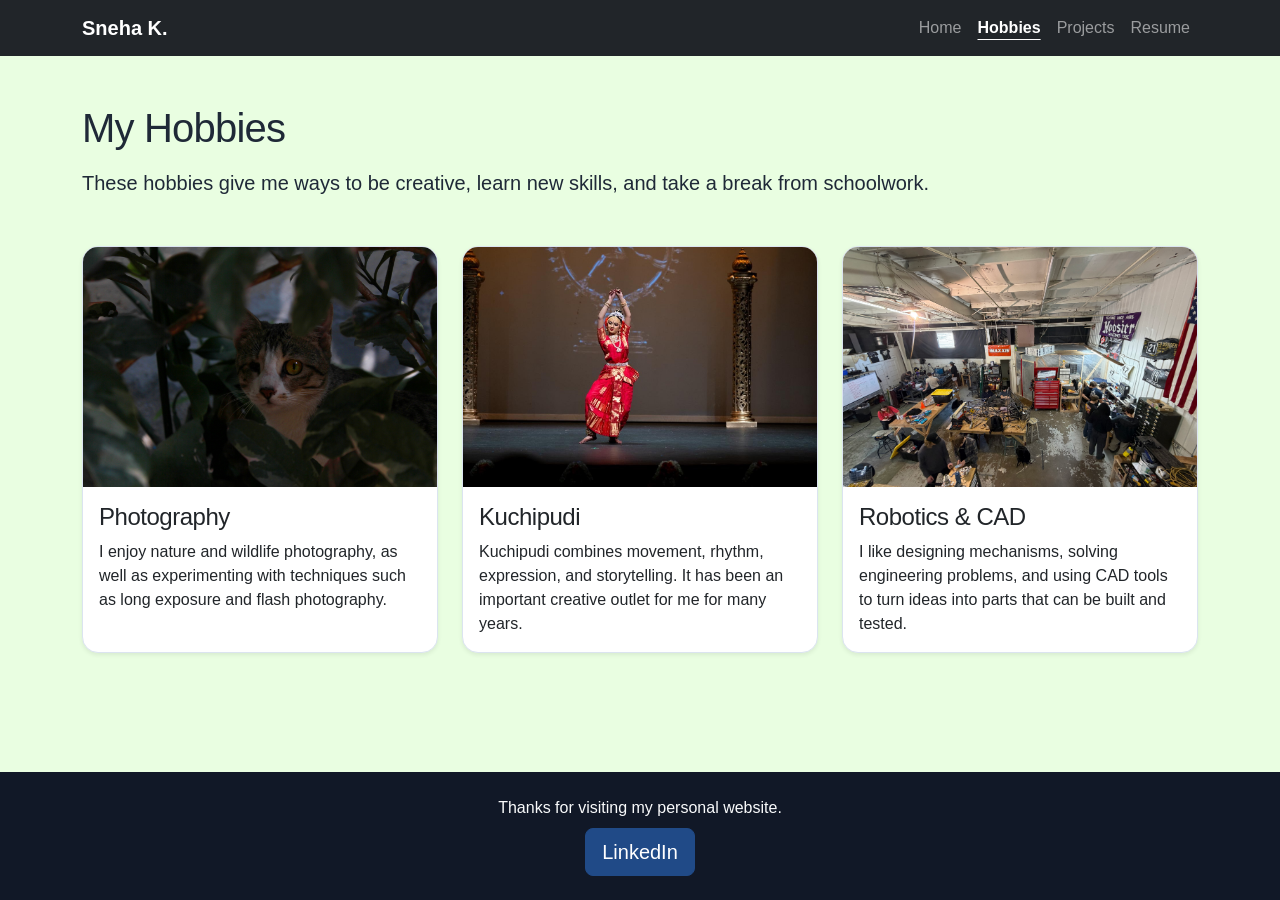
<file: views/hobbies.html>
<!DOCTYPE html>
<html lang="en">
<head>
  <meta charset="utf-8">
  <meta name="viewport" content="width=device-width, initial-scale=1">
  <title>Hobbies | Sneha K.</title>
  <link href="https://cdn.jsdelivr.net/npm/bootstrap@5.3.2/dist/css/bootstrap.min.css" rel="stylesheet"
        integrity="sha384-T3c6CoIi6uLrA9TneNEoa7RxnatzjcDSCmG1MXxSR1GAsXEV/Dwwykc2MPK8M2HN"
        crossorigin="anonymous">
  <link rel="stylesheet" href="../resources/css/styles.css">
</head>
<body class="d-flex flex-column min-vh-100">

<header>
  <nav class="navbar navbar-expand-lg navbar-dark bg-dark" aria-label="Main navigation">
    <div class="container">
      <a class="navbar-brand fw-bold" href="home.html">Sneha K.</a>
      <button class="navbar-toggler" type="button" data-bs-toggle="collapse"
              data-bs-target="#mainNavbar" aria-controls="mainNavbar"
              aria-expanded="false" aria-label="Toggle navigation">
        <span class="navbar-toggler-icon"></span>
      </button>
      <div class="collapse navbar-collapse" id="mainNavbar">
        <ul class="navbar-nav ms-auto">
          <li class="nav-item"><a class="nav-link" href="home.html">Home</a></li>
          <li class="nav-item"><a class="nav-link" href="hobbies.html" aria-current="page">Hobbies</a></li>
          <li class="nav-item"><a class="nav-link" href="projects.html">Projects</a></li>
          <li class="nav-item"><a class="nav-link" href="resume.html">Resume</a></li>
        </ul>
      </div>
    </div>
  </nav>
</header>

<main class="py-5">
  <section class="container">
    <h1 class="mb-3">My Hobbies</h1>
    <p class="lead mb-5">
      These hobbies give me ways to be creative, learn new skills, and take a break
      from schoolwork.
    </p>

    <div class="row g-4">
      <div class="col-12 col-md-6 col-lg-4">
        <article class="card hobby-card h-100 shadow-sm">
          <img src="../resources/img/photography.jpg"
               class="card-img-top hobby-image"
               alt="A nature photograph taken outdoors">
          <div class="card-body">
            <h2 class="h4 card-title">Photography</h2>
            <p class="card-text">
              I enjoy nature and wildlife photography, as well as experimenting
              with techniques such as long exposure and flash photography.
            </p>
          </div>
        </article>
      </div>

      <div class="col-12 col-md-6 col-lg-4">
        <article class="card hobby-card h-100 shadow-sm">
          <img src="../resources/img/kuchipudi.jpg"
               class="card-img-top hobby-image"
               alt="A Kuchipudi classical dance performance">
          <div class="card-body">
            <h2 class="h4 card-title">Kuchipudi</h2>
            <p class="card-text">
              Kuchipudi combines movement, rhythm, expression, and storytelling.
              It has been an important creative outlet for me for many years.
            </p>
          </div>
        </article>
      </div>

      <div class="col-12 col-md-6 col-lg-4">
        <article class="card hobby-card h-100 shadow-sm">
          <img src="../resources/img/robotics.jpg"
               class="card-img-top hobby-image"
               alt="A student-designed competition robot">
          <div class="card-body">
            <h2 class="h4 card-title">Robotics & CAD</h2>
            <p class="card-text">
              I like designing mechanisms, solving engineering problems, and using
              CAD tools to turn ideas into parts that can be built and tested.
            </p>
          </div>
        </article>
      </div>
    </div>
  </section>
</main>

<footer class="site-footer mt-auto py-4">
  <div class="container text-center">
    <p class="mb-2">Thanks for visiting my personal website.</p>
    <a class="btn btn-primary btn-lg" href="https://linkedin.com/in/sneha-kopparapu-8bb622286">LinkedIn</a>
  </div>
</footer>

<script src="https://cdn.jsdelivr.net/npm/bootstrap@5.3.2/dist/js/bootstrap.bundle.min.js"
        integrity="sha384-C6RzsynM9kWDrMNeT87bh95OGNyZPhcTNXj1NW7RuBCsyN/o0jlpcV8Qyq46cDfL"
        crossorigin="anonymous"></script>
</body>
</html>
</file>
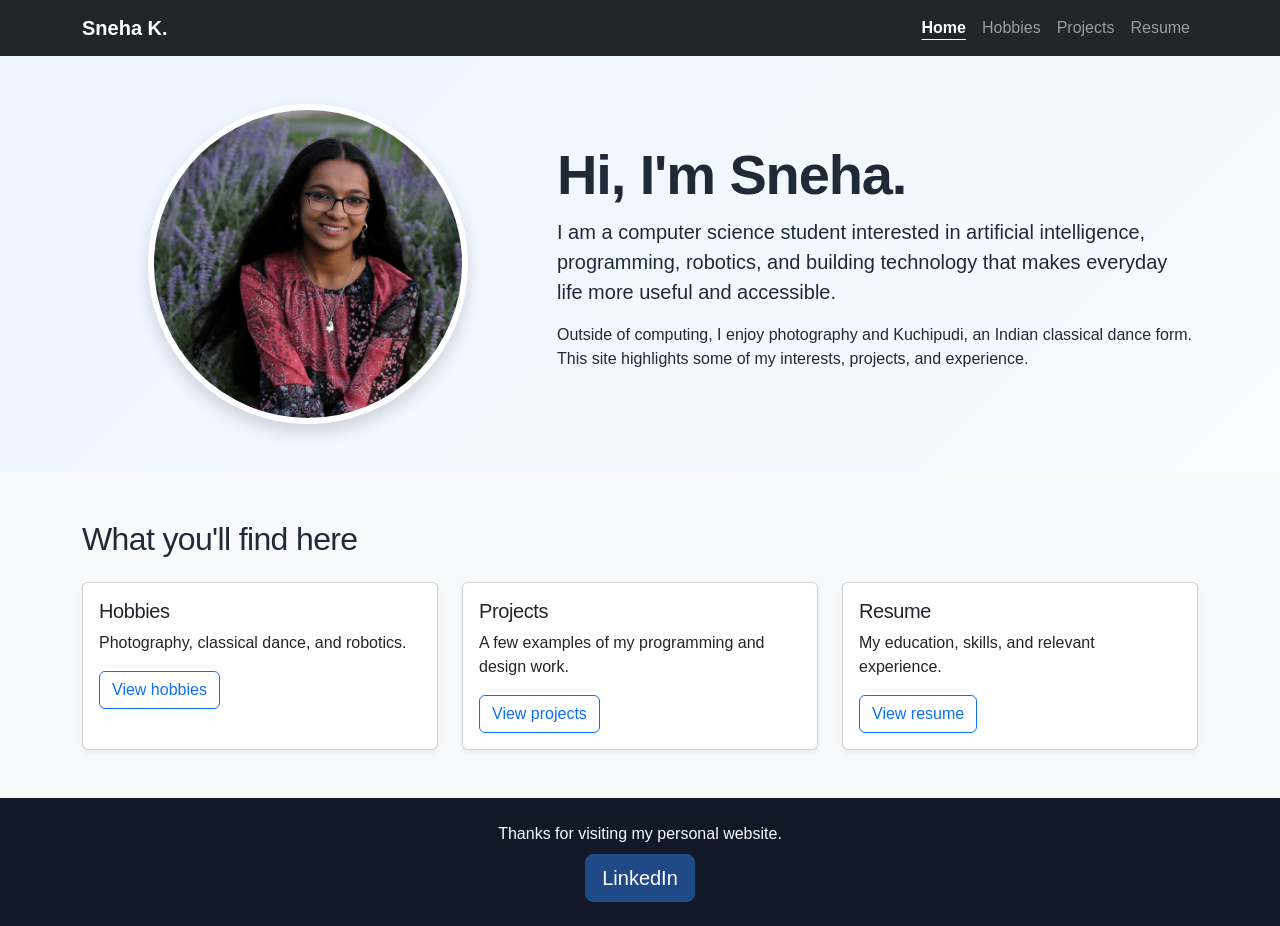
<file: views/home.html>
<!DOCTYPE html>
<html lang="en">
<head>
  <meta charset="utf-8">
  <meta name="viewport" content="width=device-width, initial-scale=1">
  <title>Home | Sneha K.</title>
  <link href="https://cdn.jsdelivr.net/npm/bootstrap@5.3.2/dist/css/bootstrap.min.css" rel="stylesheet"
        integrity="sha384-T3c6CoIi6uLrA9TneNEoa7RxnatzjcDSCmG1MXxSR1GAsXEV/Dwwykc2MPK8M2HN"
        crossorigin="anonymous">
  <link rel="stylesheet" href="../resources/css/styles.css">
</head>
<body class="d-flex flex-column min-vh-100">

<header>
  <nav class="navbar navbar-expand-lg navbar-dark bg-dark" aria-label="Main navigation">
    <div class="container">
      <a class="navbar-brand fw-bold" href="home.html">Sneha K.</a>
      <button class="navbar-toggler" type="button" data-bs-toggle="collapse"
              data-bs-target="#mainNavbar" aria-controls="mainNavbar"
              aria-expanded="false" aria-label="Toggle navigation">
        <span class="navbar-toggler-icon"></span>
      </button>
      <div class="collapse navbar-collapse" id="mainNavbar">
        <ul class="navbar-nav ms-auto">
          <li class="nav-item"><a class="nav-link" href="home.html" aria-current="page">Home</a></li>
          <li class="nav-item"><a class="nav-link" href="hobbies.html">Hobbies</a></li>
          <li class="nav-item"><a class="nav-link" href="projects.html">Projects</a></li>
          <li class="nav-item"><a class="nav-link" href="resume.html">Resume</a></li>
        </ul>
      </div>
    </div>
  </nav>
</header>

<main>
  <section class="hero-section py-5">
    <div class="container">
      <div class="row align-items-center g-4">
        <div class="col-12 col-md-5 text-center">
          <!-- ATTRIBUTE EXAMPLE: src and alt are attributes of this img element. -->
          <img
            src="../resources/img/profile.jpg"
            alt="Me!"
            class="img-fluid rounded-circle profile-image shadow"
          >
        </div>
        <div class="col-12 col-md-7">
          <!-- ELEMENT EXAMPLE: h1 is an HTML element. -->
          <h1 class="display-4 fw-bold">Hi, I'm Sneha.</h1>
          <p class="lead">
            I am a computer science student interested in artificial intelligence,
            programming, robotics, and building technology that makes everyday life
            more useful and accessible.
          </p>
          <p>
            Outside of computing, I enjoy photography and Kuchipudi, an Indian
            classical dance form. This site highlights some of my interests,
            projects, and experience.
          </p>
        </div>
      </div>
    </div>
  </section>

  <section class="py-5 bg-body-tertiary">
    <div class="container">
      <h2 class="mb-4">What you'll find here</h2>

      <!--
        PARENT-CHILD EXAMPLE:
        The div with class "row" is the parent of the three column div elements below.
      -->
      <div class="row g-4">
        <div class="col-12 col-md-4">
          <div class="card h-100 shadow-sm">
            <div class="card-body">
              <h3 class="h5 card-title">Hobbies</h3>
              <p class="card-text">Photography, classical dance, and robotics.</p>
              <a class="btn btn-outline-primary" href="hobbies.html">View hobbies</a>
            </div>
          </div>
        </div>
        <div class="col-12 col-md-4">
          <div class="card h-100 shadow-sm">
            <div class="card-body">
              <h3 class="h5 card-title">Projects</h3>
              <p class="card-text">A few examples of my programming and design work.</p>
              <a class="btn btn-outline-primary" href="projects.html">View projects</a>
            </div>
          </div>
        </div>
        <div class="col-12 col-md-4">
          <div class="card h-100 shadow-sm">
            <div class="card-body">
              <h3 class="h5 card-title">Resume</h3>
              <p class="card-text">My education, skills, and relevant experience.</p>
              <a class="btn btn-outline-primary" href="resume.html">View resume</a>
            </div>
          </div>
        </div>
      </div>

      <!--
        BOOTSTRAP ANNOTATIONS:
        1. container: centers content and adds responsive horizontal spacing.
        2. row: creates a Bootstrap grid row that contains columns.
        3. col-12 col-md-4: uses full width on small screens and one-third width
           starting at the medium breakpoint.
      -->
    </div>
  </section>
</main>

<footer class="site-footer mt-auto py-4">
  <div class="container text-center">
    <p class="mb-2">Thanks for visiting my personal website.</p>
    <a class="btn btn-primary btn-lg" href="https://linkedin.com/in/sneha-kopparapu-8bb622286">LinkedIn</a>
  </div>
</footer>

<script src="https://cdn.jsdelivr.net/npm/bootstrap@5.3.2/dist/js/bootstrap.bundle.min.js"
        integrity="sha384-C6RzsynM9kWDrMNeT87bh95OGNyZPhcTNXj1NW7RuBCsyN/o0jlpcV8Qyq46cDfL"
        crossorigin="anonymous"></script>
</body>
</html>
</file>
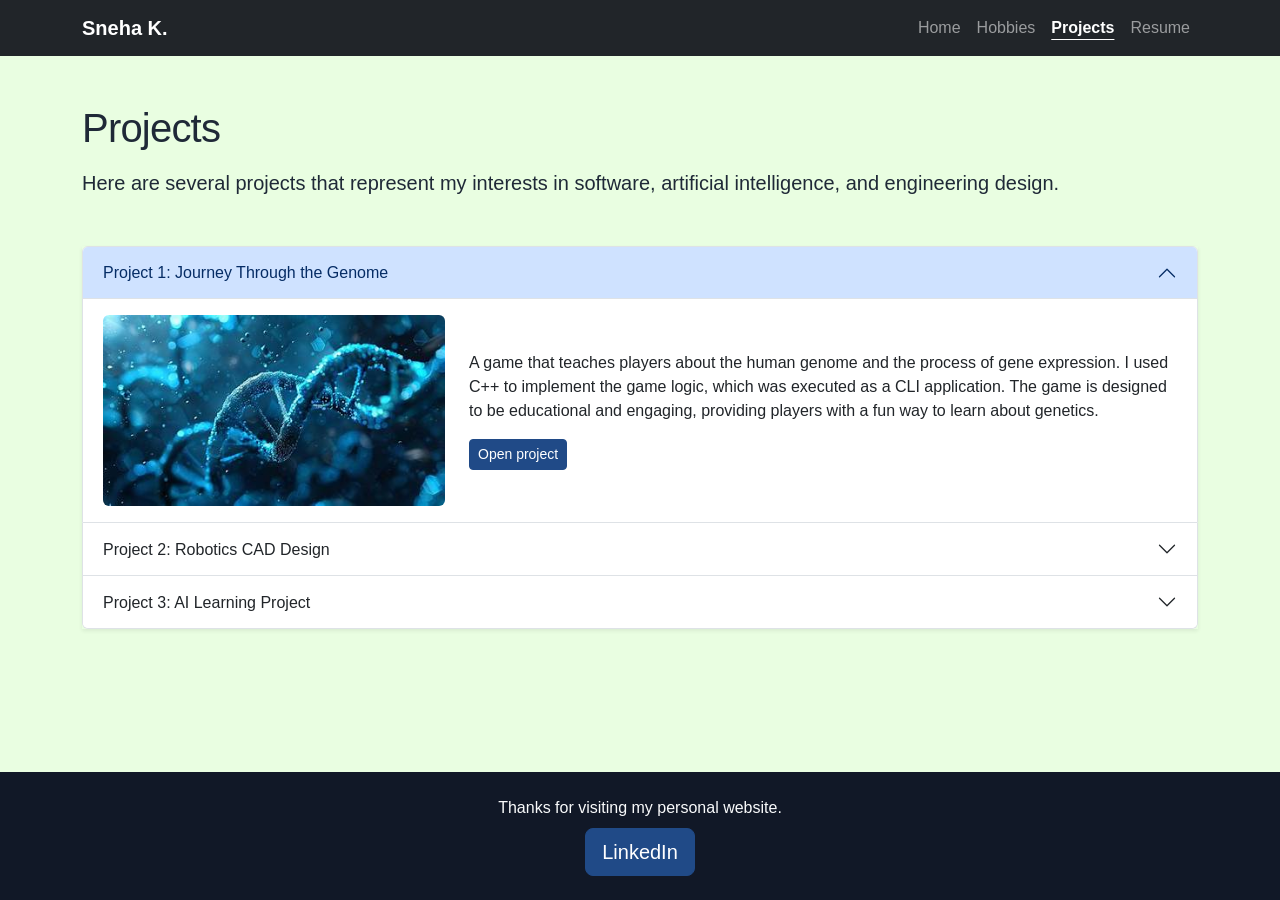
<file: views/projects.html>
<!DOCTYPE html>
<html lang="en">
<head>
  <meta charset="utf-8">
  <meta name="viewport" content="width=device-width, initial-scale=1">
  <title>Projects | Sneha K.</title>
  <link href="https://cdn.jsdelivr.net/npm/bootstrap@5.3.2/dist/css/bootstrap.min.css" rel="stylesheet"
        integrity="sha384-T3c6CoIi6uLrA9TneNEoa7RxnatzjcDSCmG1MXxSR1GAsXEV/Dwwykc2MPK8M2HN"
        crossorigin="anonymous">
  <link rel="stylesheet" href="../resources/css/styles.css">
</head>
<body class="d-flex flex-column min-vh-100">

<header>
  <nav class="navbar navbar-expand-lg navbar-dark bg-dark" aria-label="Main navigation">
    <div class="container">
      <a class="navbar-brand fw-bold" href="home.html">Sneha K.</a>
      <button class="navbar-toggler" type="button" data-bs-toggle="collapse"
              data-bs-target="#mainNavbar" aria-controls="mainNavbar"
              aria-expanded="false" aria-label="Toggle navigation">
        <span class="navbar-toggler-icon"></span>
      </button>
      <div class="collapse navbar-collapse" id="mainNavbar">
        <ul class="navbar-nav ms-auto">
          <li class="nav-item"><a class="nav-link" href="home.html">Home</a></li>
          <li class="nav-item"><a class="nav-link" href="hobbies.html">Hobbies</a></li>
          <li class="nav-item"><a class="nav-link" href="projects.html" aria-current="page">Projects</a></li>
          <li class="nav-item"><a class="nav-link" href="resume.html">Resume</a></li>
        </ul>
      </div>
    </div>
  </nav>
</header>

<main class="py-5">
  <section class="container">
    <h1 class="mb-3">Projects</h1>
    <p class="lead mb-5">
      Here are several projects that represent my interests in software,
      artificial intelligence, and engineering design.
    </p>

    <div class="accordion shadow-sm" id="projectAccordion">
      <div class="accordion-item">
        <h2 class="accordion-header" id="projectOneHeading">
          <button class="accordion-button" type="button" data-bs-toggle="collapse"
                  data-bs-target="#projectOne" aria-expanded="true"
                  aria-controls="projectOne">
            Project 1: Journey Through the Genome
          </button>
        </h2>
        <div id="projectOne" class="accordion-collapse collapse show"
             aria-labelledby="projectOneHeading" data-bs-parent="#projectAccordion">
          <div class="accordion-body">
            <div class="row align-items-center g-4">
              <div class="col-12 col-md-4">
                <img src="../resources/img/proj1.jpg"
                     class="img-fluid rounded project-image"
                     alt="Preview of the Journey Through the Genome game">
              </div>
              <div class="col-12 col-md-8">
                <p>
                  A game that teaches players about the human genome and the process of gene expression.
                  I used C++ to implement the game logic, which was executed as a CLI application. 
                  The game is designed to be educational and engaging, providing players with a fun way to learn about genetics.
                </p>
                <a class="btn btn-sm btn-primary" href="https://github.com/snehakopparapu?tab=repositories">Open project</a>
              </div>
            </div>
          </div>
        </div>
      </div>

      <div class="accordion-item">
        <h2 class="accordion-header" id="projectTwoHeading">
          <button class="accordion-button collapsed" type="button"
                  data-bs-toggle="collapse" data-bs-target="#projectTwo"
                  aria-expanded="false" aria-controls="projectTwo">
            Project 2: Robotics CAD Design
          </button>
        </h2>
        <div id="projectTwo" class="accordion-collapse collapse"
             aria-labelledby="projectTwoHeading" data-bs-parent="#projectAccordion">
          <div class="accordion-body">
            <div class="row align-items-center g-4">
              <div class="col-12 col-md-4">
                <img src="../resources/img/proj2.jpg"
                     class="img-fluid rounded project-image"
                     alt="Computer-aided design model of a robot mechanism">
              </div>
              <div class="col-12 col-md-8">
                <p>
                  Designed robot parts and mechanisms in CAD by translating
                  competition requirements into buildable components and assemblies.
                </p>
                <a class="btn btn-sm btn-outline-primary"
                   href="https://www.firstinspires.org/robotics/frc"
                   target="_blank" rel="noopener noreferrer">
                  Learn about FIRST Robotics
                </a>
              </div>
            </div>
          </div>
        </div>
      </div>

      <div class="accordion-item">
        <h2 class="accordion-header" id="projectThreeHeading">
          <button class="accordion-button collapsed" type="button"
                  data-bs-toggle="collapse" data-bs-target="#projectThree"
                  aria-expanded="false" aria-controls="projectThree">
            Project 3: AI Learning Project
          </button>
        </h2>
        <div id="projectThree" class="accordion-collapse collapse"
             aria-labelledby="projectThreeHeading" data-bs-parent="#projectAccordion">
          <div class="accordion-body">
            <div class="row align-items-center g-4">
              <div class="col-12 col-md-4">
                <img src="../resources/img/proj3.jpg"
                     class="img-fluid rounded project-image"
                     alt="Laptop displaying code for an artificial intelligence project">
              </div>
              <div class="col-12 col-md-8">
                <p>
                  An ongoing learning project exploring Python, machine-learning
                  libraries, and the workflow for training and evaluating models.
                </p>
                <a class="btn btn-sm btn-outline-primary"
                   href="https://pytorch.org/"
                   target="_blank" rel="noopener noreferrer">
                  PyTorch resource
                </a>
              </div>
            </div>
          </div>
        </div>
      </div>
    </div>
  </section>
</main>

<footer class="site-footer mt-auto py-4">
  <div class="container text-center">
    <p class="mb-2">Thanks for visiting my personal website.</p>
    <a class="btn btn-primary btn-lg" href="https://linkedin.com/in/sneha-kopparapu-8bb622286">LinkedIn</a>
  </div>
</footer>

<script src="https://cdn.jsdelivr.net/npm/bootstrap@5.3.2/dist/js/bootstrap.bundle.min.js"
        integrity="sha384-C6RzsynM9kWDrMNeT87bh95OGNyZPhcTNXj1NW7RuBCsyN/o0jlpcV8Qyq46cDfL"
        crossorigin="anonymous"></script>
</body>
</html>
</file>
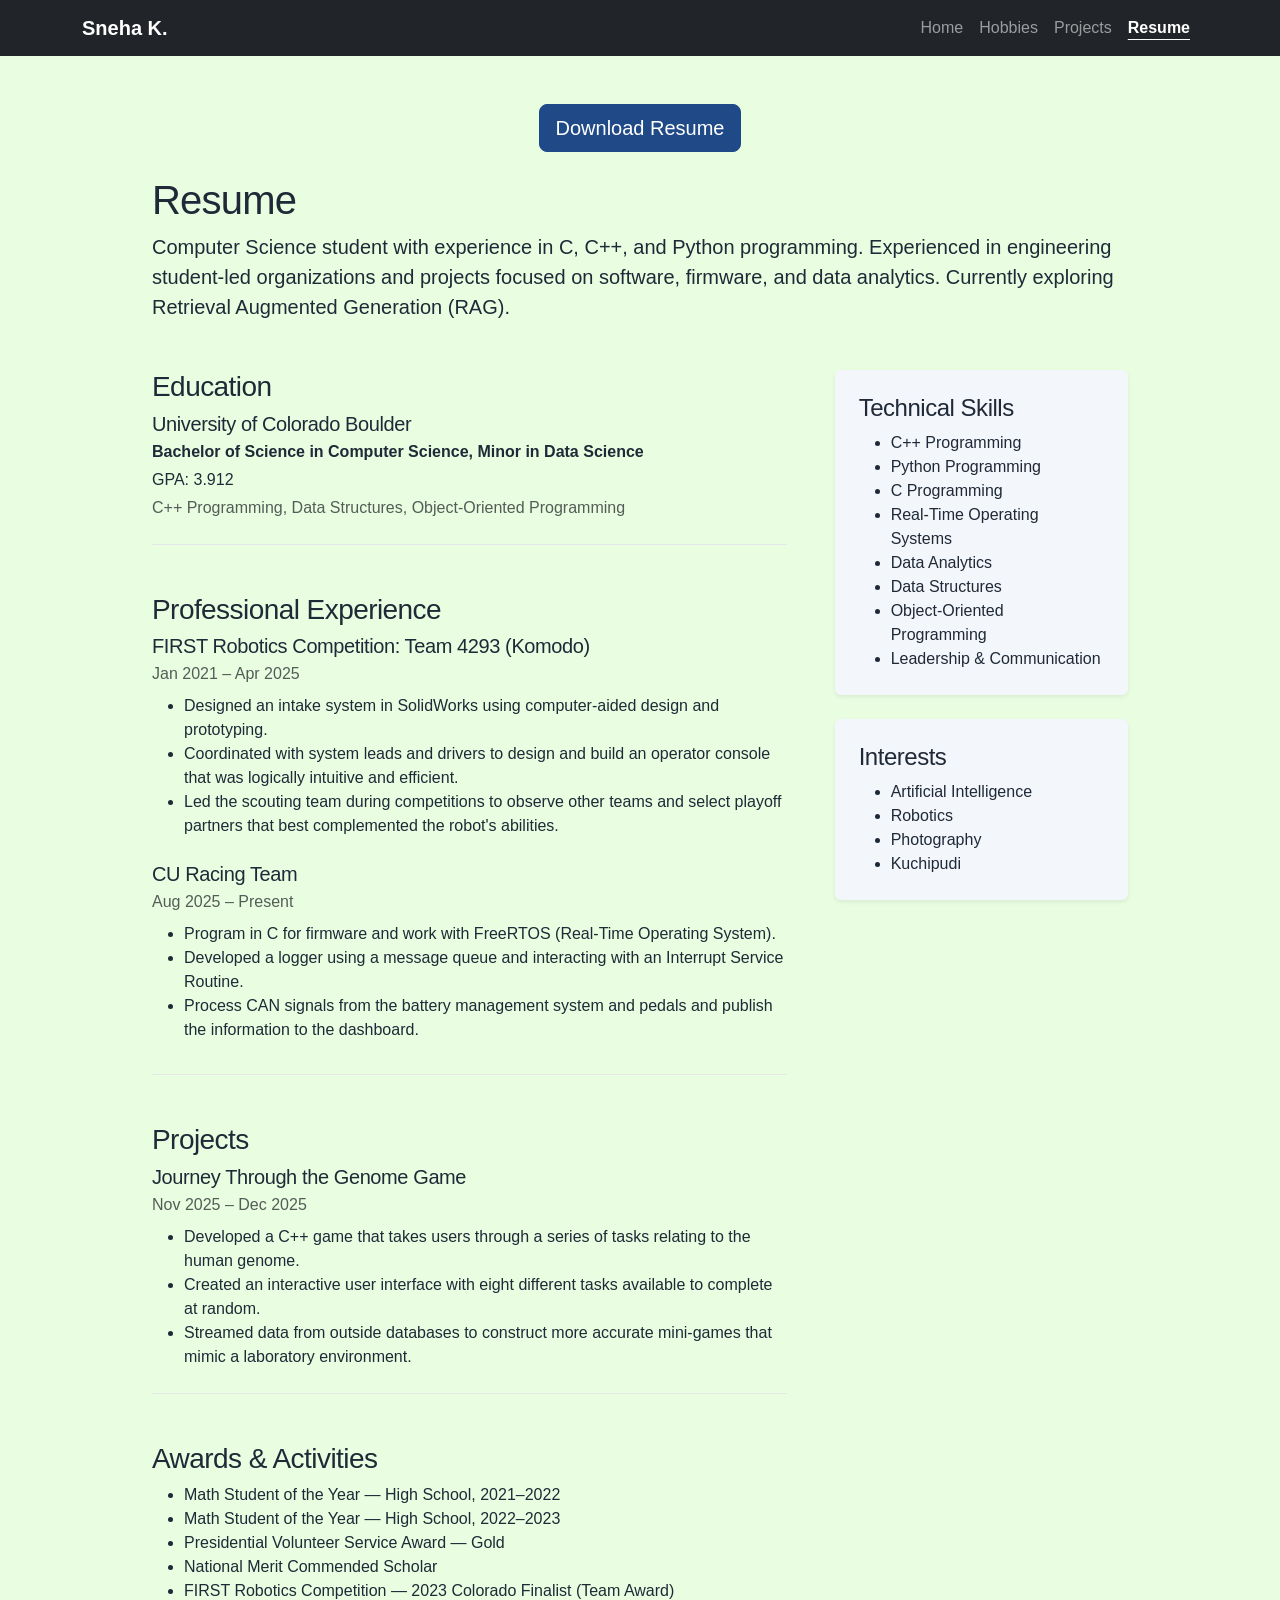
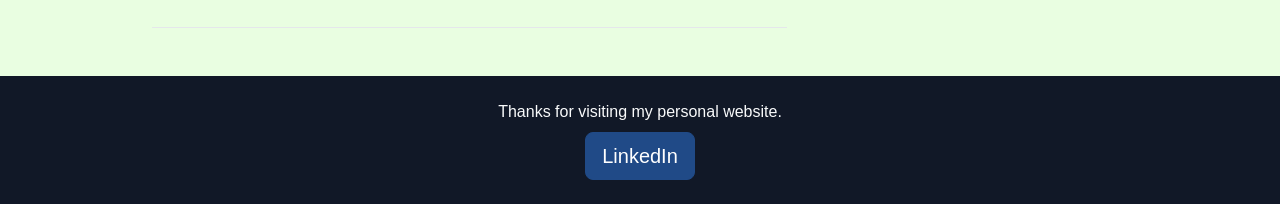
<file: views/resume.html>
<!DOCTYPE html>
<html lang="en">
<head>
  <meta charset="utf-8">
  <meta name="viewport" content="width=device-width, initial-scale=1">
  <title>Resume | Sneha K.</title>
  <link href="https://cdn.jsdelivr.net/npm/bootstrap@5.3.2/dist/css/bootstrap.min.css" rel="stylesheet"
        integrity="sha384-T3c6CoIi6uLrA9TneNEoa7RxnatzjcDSCmG1MXxSR1GAsXEV/Dwwykc2MPK8M2HN"
        crossorigin="anonymous">
  <link rel="stylesheet" href="../resources/css/styles.css">
</head>
<body class="d-flex flex-column min-vh-100">

<header>
  <nav class="navbar navbar-expand-lg navbar-dark bg-dark" aria-label="Main navigation">
    <div class="container">
      <a class="navbar-brand fw-bold" href="home.html">Sneha K.</a>
      <button class="navbar-toggler" type="button" data-bs-toggle="collapse"
              data-bs-target="#mainNavbar" aria-controls="mainNavbar"
              aria-expanded="false" aria-label="Toggle navigation">
        <span class="navbar-toggler-icon"></span>
      </button>
      <div class="collapse navbar-collapse" id="mainNavbar">
        <ul class="navbar-nav ms-auto">
          <li class="nav-item"><a class="nav-link" href="home.html">Home</a></li>
          <li class="nav-item"><a class="nav-link" href="hobbies.html">Hobbies</a></li>
          <li class="nav-item"><a class="nav-link" href="projects.html">Projects</a></li>
          <li class="nav-item"><a class="nav-link" href="resume.html" aria-current="page">Resume</a></li>
        </ul>
      </div>
    </div>
  </nav>
</header>

<main class="py-5">
  <!--EXTRA CREDIT: adding button to download resume -->
  <div class="text-center mb-4">
    <a class="btn btn-primary btn-lg" href="../resources/Sneha_Kopparapu_Resume.pdf" download>
      Download Resume
    </a>
  </div>
  <div class="container resume-container">
    <section class="mb-5">
      <h1 class="mb-2">Resume</h1>
      <p class="lead">
        Computer Science student with experience in C, C++, and Python programming. Experienced in
        engineering student-led organizations and projects focused on software, firmware, and data
        analytics. Currently exploring Retrieval Augmented Generation (RAG).
      </p>
    </section>

    <div class="row g-5">
      <div class="col-12 col-lg-8">
        <section class="resume-section mb-5">
          <h2 class="h3">Education</h2>
          <article>
            <h3 class="h5 mb-1">University of Colorado Boulder</h3>
            <p class="mb-1"><strong>Bachelor of Science in Computer Science, Minor in Data Science</strong></p>
            <p class="mb-1">GPA: 3.912</p>
            <p class="text-body-secondary">
              C++ Programming, Data Structures, Object-Oriented Programming
            </p>
          </article>
        </section>

        <section class="resume-section mb-5">
          <h2 class="h3">Professional Experience</h2>

          <article class="mb-4">
            <h3 class="h5 mb-1">FIRST Robotics Competition: Team 4293 (Komodo)</h3>
            <p class="text-body-secondary mb-2">Jan 2021 – Apr 2025</p>
            <ul>
              <li>Designed an intake system in SolidWorks using computer-aided design and prototyping.</li>
              <li>Coordinated with system leads and drivers to design and build an operator console that was logically intuitive and efficient.</li>
              <li>Led the scouting team during competitions to observe other teams and select playoff partners that best complemented the robot's abilities.</li>
            </ul>
          </article>

          <article class="mb-4">
            <h3 class="h5 mb-1">CU Racing Team</h3>
            <p class="text-body-secondary mb-2">Aug 2025 – Present</p>
            <ul>
              <li>Program in C for firmware and work with FreeRTOS (Real-Time Operating System).</li>
              <li>Developed a logger using a message queue and interacting with an Interrupt Service Routine.</li>
              <li>Process CAN signals from the battery management system and pedals and publish the information to the dashboard.</li>
            </ul>
          </article>
        </section>

        <section class="resume-section mb-5">
          <h2 class="h3">Projects</h2>
          <article>
            <h3 class="h5 mb-1">Journey Through the Genome Game</h3>
            <p class="text-body-secondary mb-2">Nov 2025 – Dec 2025</p>
            <ul>
              <li>Developed a C++ game that takes users through a series of tasks relating to the human genome.</li>
              <li>Created an interactive user interface with eight different tasks available to complete at random.</li>
              <li>Streamed data from outside databases to construct more accurate mini-games that mimic a laboratory environment.</li>
            </ul>
          </article>
        </section>

        <section class="resume-section">
          <h2 class="h3">Awards &amp; Activities</h2>
          <ul>
            <li>Math Student of the Year — High School, 2021–2022</li>
            <li>Math Student of the Year — High School, 2022–2023</li>
            <li>Presidential Volunteer Service Award — Gold</li>
            <li>National Merit Commended Scholar</li>
            <li>FIRST Robotics Competition — 2023 Colorado Finalist (Team Award)</li>
          </ul>
        </section>
      </div>

      <aside class="col-12 col-lg-4">
        <section class="resume-sidebar p-4 rounded shadow-sm mb-4">
          <h2 class="h4">Technical Skills</h2>
          <ul class="mb-0">
            <li>C++ Programming</li>
            <li>Python Programming</li>
            <li>C Programming</li>
            <li>Real-Time Operating Systems</li>
            <li>Data Analytics</li>
            <li>Data Structures</li>
            <li>Object-Oriented Programming</li>
            <li>Leadership &amp; Communication</li>
          </ul>
        </section>

        <section class="resume-sidebar p-4 rounded shadow-sm">
          <h2 class="h4">Interests</h2>
          <ul class="mb-0">
            <li>Artificial Intelligence</li>
            <li>Robotics</li>
            <li>Photography</li>
            <li>Kuchipudi</li>
          </ul>
        </section>
      </aside>
    </div>
  </div>
</main>

<footer class="site-footer mt-auto py-4">
  <div class="container text-center">
    <p class="mb-2">Thanks for visiting my personal website.</p>
    <a class="btn btn-primary btn-lg" href="https://linkedin.com/in/sneha-kopparapu-8bb622286">LinkedIn</a>
  </div>
</footer>

<script src="https://cdn.jsdelivr.net/npm/bootstrap@5.3.2/dist/js/bootstrap.bundle.min.js"
        integrity="sha384-C6RzsynM9kWDrMNeT87bh95OGNyZPhcTNXj1NW7RuBCsyN/o0jlpcV8Qyq46cDfL"
        crossorigin="anonymous"></script>
</body>
</html>
</file>
<file: resources/css/styles.css>
/* ELEMENT SELECTOR: applies custom typography and colors to the body element. */
body {
  font-family: Arial, Helvetica, sans-serif;
  color: #1f2937;
  background-color: #E9FEE1;
}

/* Element selector */
h1,
h2,
h3 {
  letter-spacing: -0.02em;
}

/* CLASS SELECTOR + custom colors */
.hero-section {
  background: linear-gradient(135deg, #eef5ff, #f8fbff);
}

/* CLASS SELECTOR + margin, padding, border radius, and shadow */
.hobby-card {
  margin: 0;
  border: 1px solid #dbe4f0;
  border-radius: 1rem;
  overflow: hidden;
  transition: transform 0.2s ease, box-shadow 0.2s ease;
}

.hobby-card:hover {
  transform: translateY(-4px);
  box-shadow: 0 0.75rem 1.5rem rgba(0, 0, 0, 0.12) !important;
}

/* Image sizing keeps cards visually consistent. */
.hobby-image {
  width: 100%;
  height: 240px;
  object-fit: cover;
}

.project-image {
  width: 100%;
  max-height: 220px;
  object-fit: cover;
}

.profile-image {
  width: min(320px, 80vw);
  aspect-ratio: 1 / 1;
  object-fit: cover;
  border: 6px solid #ffffff;
}

.resume-container {
  max-width: 1000px;
}

.resume-section {
  padding-bottom: 0.5rem;
  border-bottom: 1px solid #e5e7eb;
}

.resume-sidebar {
  background-color: #f3f7fb;
}

/* BOOTSTRAP OVERRIDE:
   Bootstrap's .btn-primary normally uses its default blue. This rule changes it. */
.btn-primary {
  --bs-btn-bg: #204a87;
  --bs-btn-border-color: #204a87;
  --bs-btn-hover-bg: #173a6b;
  --bs-btn-hover-border-color: #173a6b;
}

/* Another small Bootstrap override for the active/current nav link. */
.navbar .nav-link[aria-current="page"] {
  color: #ffffff;
  font-weight: 700;
  text-decoration: underline;
  text-underline-offset: 0.35rem;
}

.site-footer {
  margin-top: 3rem;
  padding: 1.25rem;
  background-color: #111827;
  color: #f9fafb;
}

.footer-link {
  color: #cfe2ff;
}

.footer-link:hover,
.footer-link:focus {
  color: #ffffff;
}

/* Responsive adjustment for small screens. */
@media (max-width: 576px) {
  .hero-section {
    text-align: center;
  }

  .hobby-image {
    height: 210px;
  }
}
</file>
